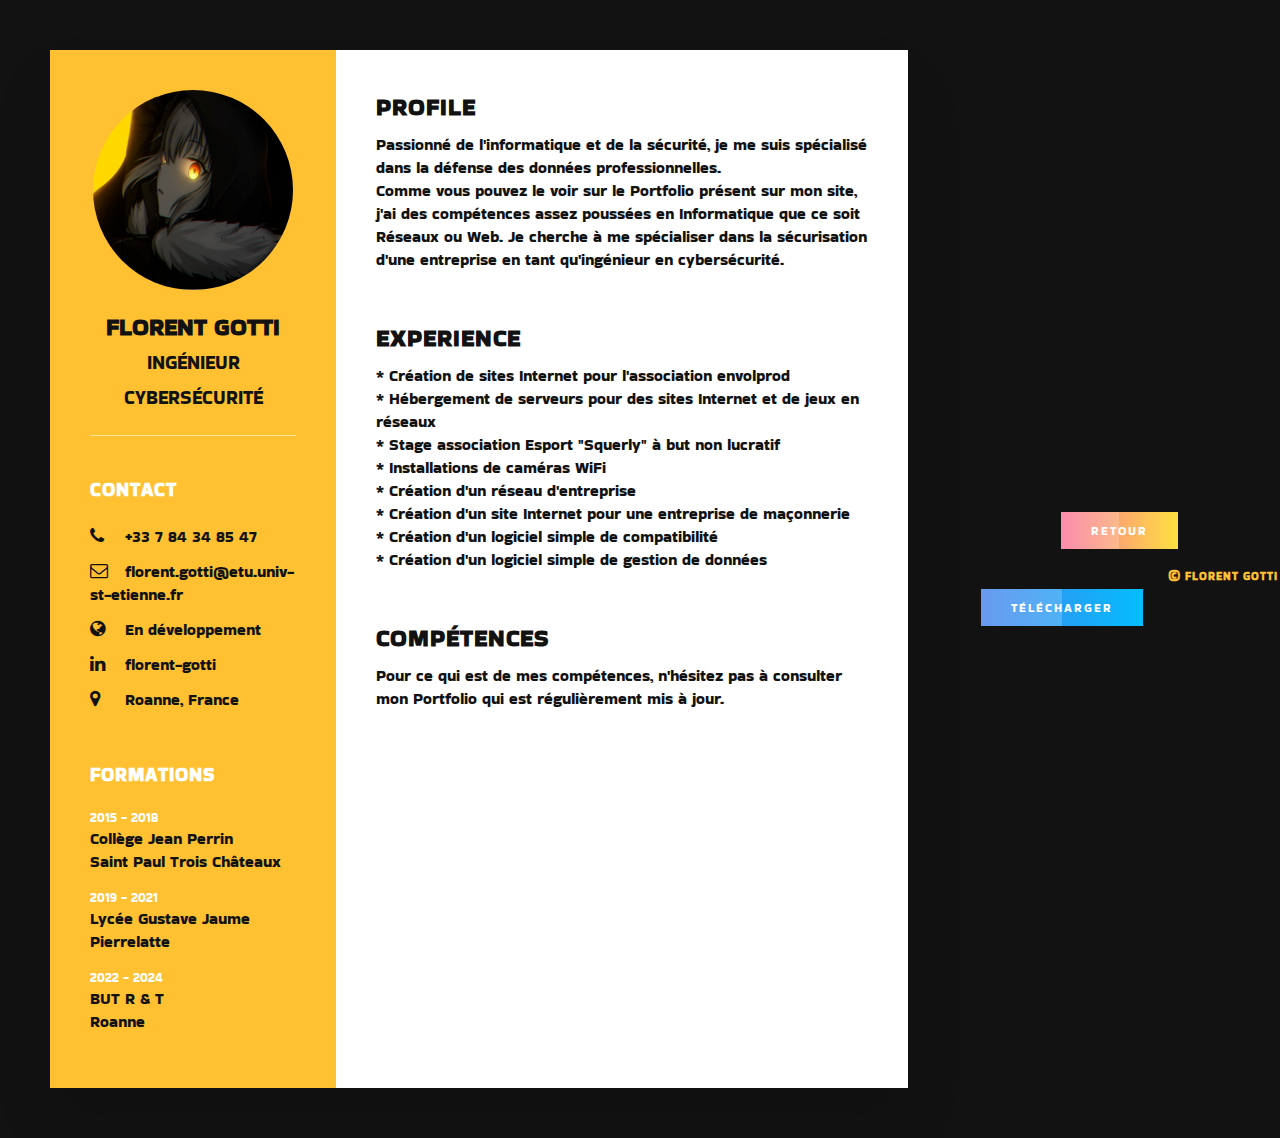
<file: sheet/CV.html>
<!DOCTYPE html>
<html>
    <head>
        <meta name="viewport" content="width=device-width, initial-scale=1.0">
        <title>SAE 14 - CV</title>
        <link rel="stylesheet" type="text/css" href="../stylesheet/CV.css">
        <link rel="preconnect" href="https://fonts.googleapis.com">
        <link rel="preconnect" href="https://fonts.gstatic.com" crossorigin>
        <link href="https://fonts.googleapis.com/css2?family=Bakbak+One&display=swap" rel="stylesheet">
        <link rel="stylesheet" href="https://cdnjs.cloudflare.com/ajax/libs/font-awesome/4.7.0/css/font-awesome.css" integrity="sha512-5A8nwdMOWrSz20fDsjczgUidUBR8liPYU+WymTZP1lmY9G6Oc7HlZv156XqnsgNUzTyMefFTcsFH/tnJE/+xBg==" crossorigin="anonymous" referrerpolicy="no-referrer"/>
    </head>
    <body>
        <div class="container">
            <div class="left_Side">
                <div class="profileText">
                    <div class="imgBx">
                        <img src="../picture/Capture.png">
                    </div>
                    <h2>Florent Gotti<br><span>Ingénieur Cybersécurité</span></h2>
                </div>

                    <div class="contactInfo">
                        <h3 class="title">Contact</h3>
                        <ul>
                            <li>
                                <span class="icon"><i class="fa fa-phone" aria-hidden="true"></i>
                                </span>
                                <span class="text">+33 7 84 34 85 47</span>
                            </li>
                            <li>
                                <span class="icon"><i class="fa fa-envelope-o" aria-hidden="true"></i>
                                </span>
                                <span class="text">florent.gotti@etu.univ-st-etienne.fr</span>
                            </li>
                            <li>
                                <span class="icon"><i class="fa fa-globe" aria-hidden="true"></i>
                                </span>
                                <span class="text">En développement</span>
                            </li>
                            <li>
                                <span class="icon"><i class="fa fa-linkedin" aria-hidden="true"></i>
                                </span>
                                <span class="text">florent-gotti</span>
                            </li>
                            <li>
                                <span class="icon"><i class="fa fa-map-marker" aria-hidden="true"></i>
                                </span>
                                <span class="text">Roanne, France</span>
                            </li>
                        </ul>
                    </div>

                    <div class="contactInfo education">
                        <h3 class="title">Formations</h3>
                        <ul>
                            <li>
                                <h5>2015 - 2018</h5>
                                <h4>Collège Jean Perrin</h4>
                                <h4>Saint Paul Trois Châteaux</h4>
                            </li> 
                            <li>
                                <h5>2019 - 2021</h5>
                                <h4>Lycée Gustave Jaume</h4>
                                <h4>Pierrelatte</h4>
                            </li> 
                            <li>
                                <h5>2022 - 2024</h5>
                                <h4>BUT R & T</h4>
                                <h4>Roanne</h4>
                            </li> 
                        </ul>
                    </div>
            </div>
            <div class="right_Side">
                <div class="about">
                    <h2 class="title2">Profile</h2>
                    <p>Passionné de l'informatique et de la sécurité, je me suis spécialisé dans la défense des données professionnelles.<br>Comme vous pouvez le voir sur le Portfolio présent sur mon site, j'ai des compétences assez poussées en Informatique que ce soit Réseaux ou Web. Je cherche à me spécialiser dans la sécurisation d'une entreprise en tant qu'ingénieur en cybersécurité.</p>
                </div>
                <div class="about">
                    <h2 class="title2">Experience</h2>
                    <p>* Création de sites Internet pour l'association envolprod</p>
                    <p>* Hébergement de serveurs pour des sites Internet et de jeux en réseaux</p>
                    <p>* Stage association Esport "Squerly" à but non lucratif</p>
                    <p>* Installations de caméras WiFi</p>
                    <p>* Création d'un réseau d'entreprise</p>
                    <p>* Création d'un site Internet pour une entreprise de maçonnerie</p>
                    <p>* Création d'un logiciel simple de compatibilité</p>
                    <p>* Création d'un logiciel simple de gestion de données</p>
                </div>
                <div class="about">
                    <h2 class="title2">Compétences</h2>
                    <p>Pour ce qui est de mes compétences, n'hésitez pas à consulter mon Portfolio qui est régulièrement mis à jour.</p>
                </div>
            </div>
        </div>
    <div class="container2">
            <a href="../index.html">Retour</a>
            <a href="download.html">Télécharger</a>
            <h6 class="title2">© Florent GOTTI</h2>
    </div>
    </body>

</html>
</file>
<file: stylesheet/CV.css>
*
{
	margin: 0;
    padding:0;
    box-sizing: border-box;
    font-family: 'Bakbak One', cursive;
}
body{
    background: #121212;
    display: flex;
    justify-content: center;
    align-items: center;
    min-height: 100vh;
}
.container{
    position: relative;
    width: 100%;
    max-width: 1000px;
    min-height: 1000px;
    background: #fff;
    margin: 50px;
    display: grid;
    grid-template-columns: 1fr 2fr;
    box-shadow: 0 35px 55px rgba(0,0,0,0.1);
}
.container .left_Side{
    position: relative;
    background-color: #ffc132;
    padding: 40px;
}

.profileText{
    position: relative;
    display: flex;
    flex-direction: column;
    align-items: center;
    padding-bottom: 20px;
    border-bottom: 1px solid rgba(255, 255, 255, 0.5);
}
.profileText .imgBx
{
    position: relative;
    width: 200px;
    height: 200px;
    border-radius: 50%;
    overflow: hidden;
}
.profileText .imgBx img{
    position: absolute;
    top: 0;
    left: 0;
    width: 100%;
    height: 100%;
    object-fit: cover;
}
.profileText h2{
    color: #121212;
    font-size: 1.5em;
    margin-top: 20px;
    text-transform: uppercase;
    text-align: center;
    font-weight: 600;
    line-height: 1.4em;
}
.profileText h2 span{
    font-size: 0.8em;
    font-weight: 300;
}
.contactInfo{
    padding-top: 40px;

}
.title{
    color: #fff;
    text-transform: uppercase;
    font-weight: 600;
    letter-spacing: 1px;
    margin-bottom: 20px;

}
.contactInfo ul{
    position: relative;
}
.contactInfo ul li{
    position: relative;
    list-style: none;
    margin: 10px 0;
    cursor: pointer;
}
.contactInfo ul li .icon{
    display: inline-block;
    width: 30px;
    font-size: 18px;
    color: #121212;
}
.contactInfo ul li span{
    color: #121212;
    font-weight:300;
}
.contactInfo.education li{
    margin-bottom: 15px;
}
.contactInfo.education h5{
    color: #fff;
    font-weight: 500;
}
.contactInfo.education h4{
    color: #121212;
    font-weight: 500;
}
.container .right_Side{
    position: relative;
    background-color: #fff;
    padding: 40px;
}
.about{
    margin-bottom: 50px;
}
.about:last-child{
    margin-bottom: 0;
}
.title2{
    color: #121212;
    text-transform: uppercase;
    letter-spacing: 1px;
    margin-bottom: 10px;
}
p{
    color:#121212;
}
.container2
{
	width: 480px;
	display: flex;
	justify-content: space-around;
	flex-wrap: wrap;
}
.container2 a
{
	position: relative;
	display: inline-block;
	padding: 10px 30px;
	margin: 20px;
	text-decoration: none;
	text-transform: uppercase;
	letter-spacing: 2px;
	font-size: 12px;
	color: #fff;
	transition: 0.5s;
}
.container2 a:nth-child()
{
	background: linear-gradient(to right, #a18cd1, #fbc2eb, #a18cd1);
	background-size: 200%;
}
.container2 a:nth-child()
{
	background: linear-gradient(to right, #43e97b, #38f9d7, #43e97b);
	background-size: 200%;
}
.container2 a:nth-child(1)
{
	background: linear-gradient(to right, #fa709a, #fee140, #fa709a);
	background-size: 200%;
}
.container2 a:nth-child(2)
{
	background: linear-gradient(to right, #4481eb, #04befe, #4481eb);
	background-size: 200%;
}
.container2 a:nth-child()
{
	background: linear-gradient(to right, #FFE29F, #FFA99F, #FFE29F);
	background-size: 200%;
}
.container2 a:nth-child()
{
	background: linear-gradient(to right, #fdfc47, #24fe41, #fdfc47);
	background-size: 200%;
}
.container2 a:hover
{
	background-position-x: 100%;
	transform: translateY(-15px);
}
.container2 a:after
{
	content: '';
	position: absolute;
	top: 0;
	left: 0;
	width: 50%;
	height: 100%;
	background: rgba(255,255,255,.2);
}
.container2 a:before
{
	content: '';
	position: absolute;
	bottom: 0px;
	left: 5%;
	width: 90%;
	height: 4px;
	background: rgba(0,0,0,0.2);
	border-radius: 50%;
	transform: scale(0);
	transition: 0.5s;
	filter: blur(5px);
	z-index: -1;
}
.container2 a:hover:before
{
	transform: scale(1);
	bottom: -15px;
}
.container2 h6{
    color:#ffc132;
}
</file>
